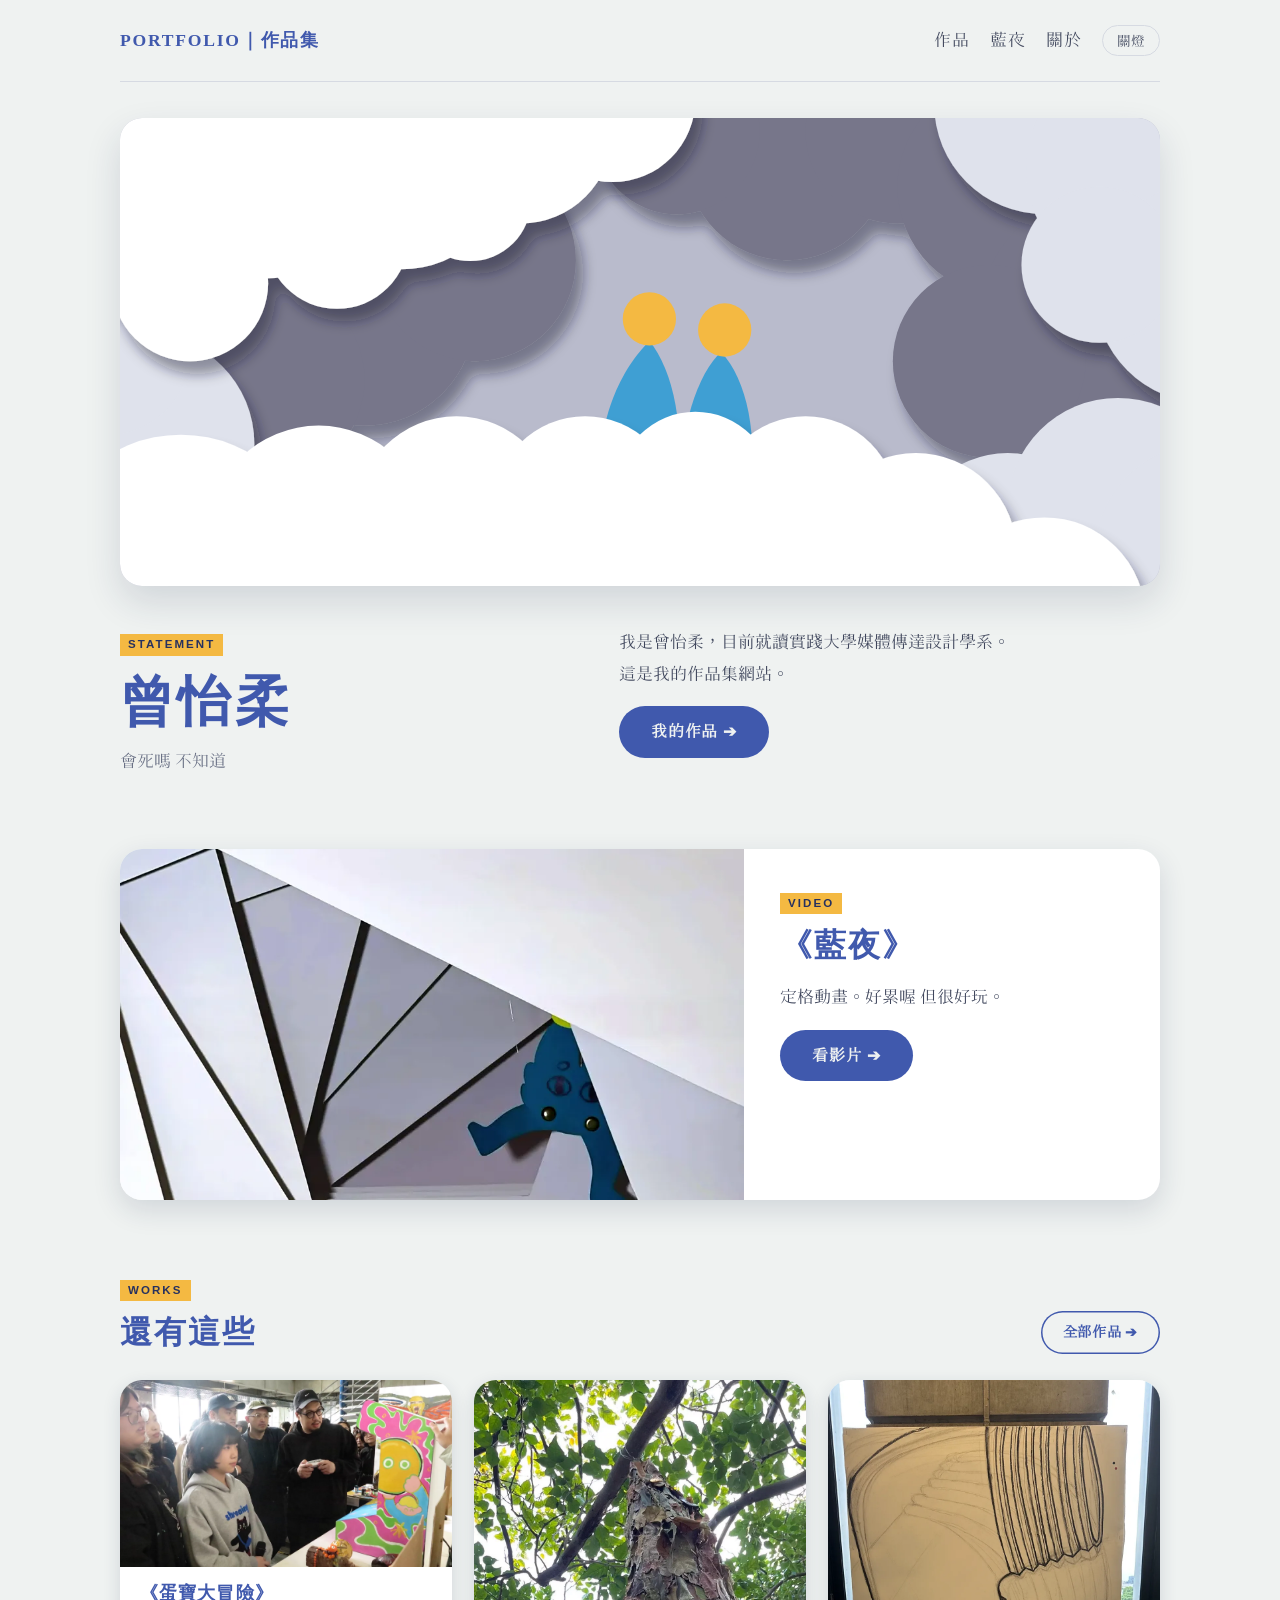
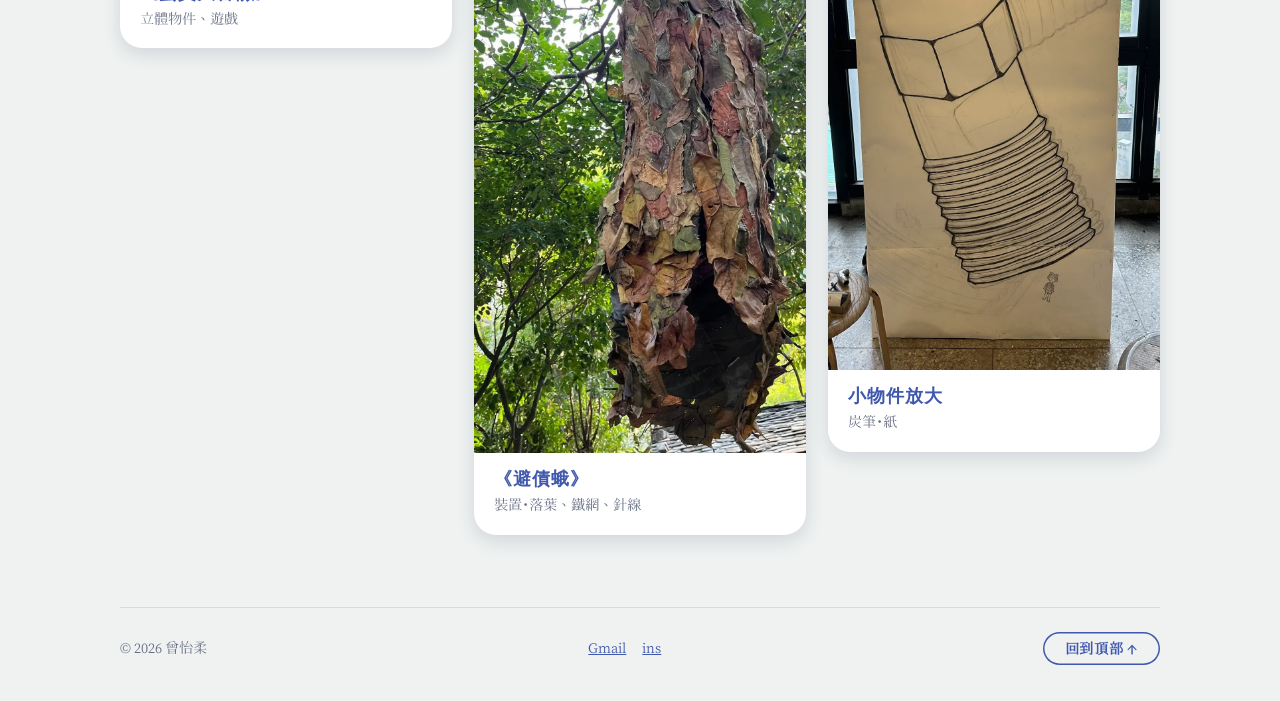
<file: index.html>
<!doctype html>
<html lang="zh-Hant">
  <head>
    <meta charset="UTF-8" />
    <meta name="viewport" content="width=device-width, initial-scale=1" />
    <title>香香軟軟屍體｜曾怡柔作品集</title>
    <meta name="description" content="曾怡柔的作品集，收錄定格動畫《藍夜》、紙雕、裝置與繪畫。" />
    <meta property="og:type" content="website" />
    <meta property="og:title" content="香香軟軟屍體｜曾怡柔作品集" />
    <meta property="og:description" content="定格動畫《藍夜》、紙雕、裝置與繪畫。" />
    <meta property="og:url" content="https://marial1e.github.io/portfolio/" />
    <meta property="og:image" content="https://marial1e.github.io/portfolio/images/still-clouds.webp" />
    <link rel="icon" href="favicon.svg" type="image/svg+xml" />
    <link rel="preconnect" href="https://fonts.googleapis.com" />
    <link rel="preconnect" href="https://fonts.gstatic.com" crossorigin />
    <link href="https://fonts.googleapis.com/css2?family=Cactus+Classical+Serif&family=Chiron+Sung+HK:wght@400;700;900&display=swap" rel="stylesheet" />
    <link rel="stylesheet" href="style.css" />
    <script>try { if (localStorage.getItem("theme") === "night") document.documentElement.dataset.theme = "night"; } catch (e) {}</script>
  </head>
  <body>
    <div class="container">
      <header class="site-header">
        <a class="logo" href="index.html">PORTFOLIO｜作品集</a>
        <nav class="site-nav" aria-label="主要導覽">
          <a href="works.html">作品</a>
          <a href="blue-night.html">藍夜</a>
          <a href="about.html">關於</a>
          <button class="theme-toggle" type="button" data-theme-toggle>關燈</button>
        </nav>
      </header>

      <main>
        <!-- 主視覺：一層一層的紙雕雲，滑鼠移動時會錯開 -->
        <div class="stage" aria-hidden="true">
          <svg viewBox="0 0 1200 600" preserveAspectRatio="xMidYMid slice">
            <defs>
              <filter id="paper-shadow" x="-10%" y="-10%" width="120%" height="130%">
                <feDropShadow dx="8" dy="14" stdDeviation="7" flood-color="#14162a" flood-opacity="0.42" />
              </filter>
            </defs>

            <g class="layer" data-depth="6" fill="var(--shade)" filter="url(#paper-shadow)">
              <circle cx="760" cy="90" r="110" />
              <circle cx="880" cy="60" r="100" />
              <circle cx="640" cy="60" r="90" />
              <circle cx="1000" cy="120" r="120" />
              <circle cx="1100" cy="260" r="130" />
              <circle cx="1180" cy="380" r="120" />
              <circle cx="980" cy="310" r="105" />
              <circle cx="300" cy="260" r="120" />
              <circle cx="420" cy="200" r="110" />
              <circle cx="190" cy="330" r="110" />
            </g>

            <g class="layer" data-depth="12" fill="var(--sheet-2)" filter="url(#paper-shadow)">
              <circle cx="1040" cy="30" r="120" />
              <circle cx="1150" cy="100" r="130" />
              <circle cx="1215" cy="235" r="120" />
              <circle cx="1100" cy="205" r="85" />
              <circle cx="1000" cy="520" r="110" />
              <circle cx="1120" cy="470" r="120" />
              <circle cx="1215" cy="520" r="120" />
              <circle cx="60" cy="400" r="120" />
              <circle cx="20" cy="300" r="90" />
            </g>

            <!-- 《藍夜》的小人 -->
            <g class="layer" data-depth="18">
              <g class="figures">
                <path d="M556 470 C548 372 582 316 610 288 C636 320 650 382 640 470 Z" fill="var(--figure)" />
                <path d="M644 470 C640 382 664 322 688 300 C716 330 730 390 718 470 Z" fill="var(--figure)" />
                <circle cx="610" cy="264" r="29" fill="var(--accent)" />
                <circle cx="692" cy="276" r="29" fill="var(--accent)" />
              </g>
            </g>

            <g class="layer" data-depth="28" fill="var(--sheet)" filter="url(#paper-shadow)">
              <rect x="-60" y="480" width="1060" height="180" />
              <circle cx="100" cy="540" r="150" />
              <circle cx="250" cy="500" r="120" />
              <circle cx="400" cy="480" r="110" />
              <circle cx="540" cy="470" r="100" />
              <circle cx="660" cy="450" r="85" />
              <circle cx="780" cy="470" r="100" />
              <circle cx="900" cy="520" r="110" />
              <circle cx="1040" cy="590" r="110" />
            </g>

            <g class="layer" data-depth="44" fill="var(--sheet)" filter="url(#paper-shadow)">
              <rect x="-60" y="-60" width="640" height="170" />
              <circle cx="40" cy="120" r="130" />
              <circle cx="190" cy="90" r="130" />
              <circle cx="340" cy="90" r="120" />
              <circle cx="470" cy="60" r="100" />
              <circle cx="570" cy="25" r="90" />
              <circle cx="110" cy="225" r="85" />
              <circle cx="270" cy="175" r="78" />
              <circle cx="415" cy="135" r="66" />
            </g>
          </svg>
        </div>

        <div class="intro">
          <div>
            <span class="en-sub">STATEMENT</span>
            <h1>曾怡柔</h1>
            <p class="tagline">會死嗎 不知道</p>
          </div>
          <div>
            <p>
              我是曾怡柔，目前就讀實踐大學媒體傳達設計學系。<br />
              這是我的作品集網站。
            </p>
            <a class="button" href="works.html">我的作品 ➔</a>
          </div>
        </div>

        <section aria-labelledby="film-heading">
          <div class="feature">
            <img src="images/still-folds.webp" width="960" height="540" alt="《藍夜》畫面：藍色紙偶在白色摺紙線條之間" />
            <div class="feature-body">
              <span class="en-sub">VIDEO</span>
              <h2 id="film-heading">《藍夜》</h2>
              <p class="lede">定格動畫。好累喔 但很好玩。</p>
              <a class="button" href="blue-night.html">看影片 ➔</a>
            </div>
          </div>
        </section>

        <section aria-labelledby="works-heading">
          <div class="section-head">
            <div>
              <span class="en-sub">WORKS</span>
              <h2 id="works-heading">還有這些</h2>
            </div>
            <a class="button quiet" href="works.html">全部作品 ➔</a>
          </div>
          <div class="work-grid" id="featured-grid"></div>
        </section>
      </main>

      <footer class="site-footer">
        <p>© 2026 曾怡柔</p>
        <div class="footer-contact">
          <a href="mailto:unaaaaaaari@gmail.com">Gmail</a>
          <a href="https://www.instagram.com/__1.12.2" target="_blank" rel="noopener">ins</a>
        </div>
        <button class="button quiet" type="button" data-to-top>回到頂部 ↑</button>
      </footer>
    </div>

    <script src="works-data.js"></script>
    <script src="script.js"></script>
  </body>
</html>
</file>
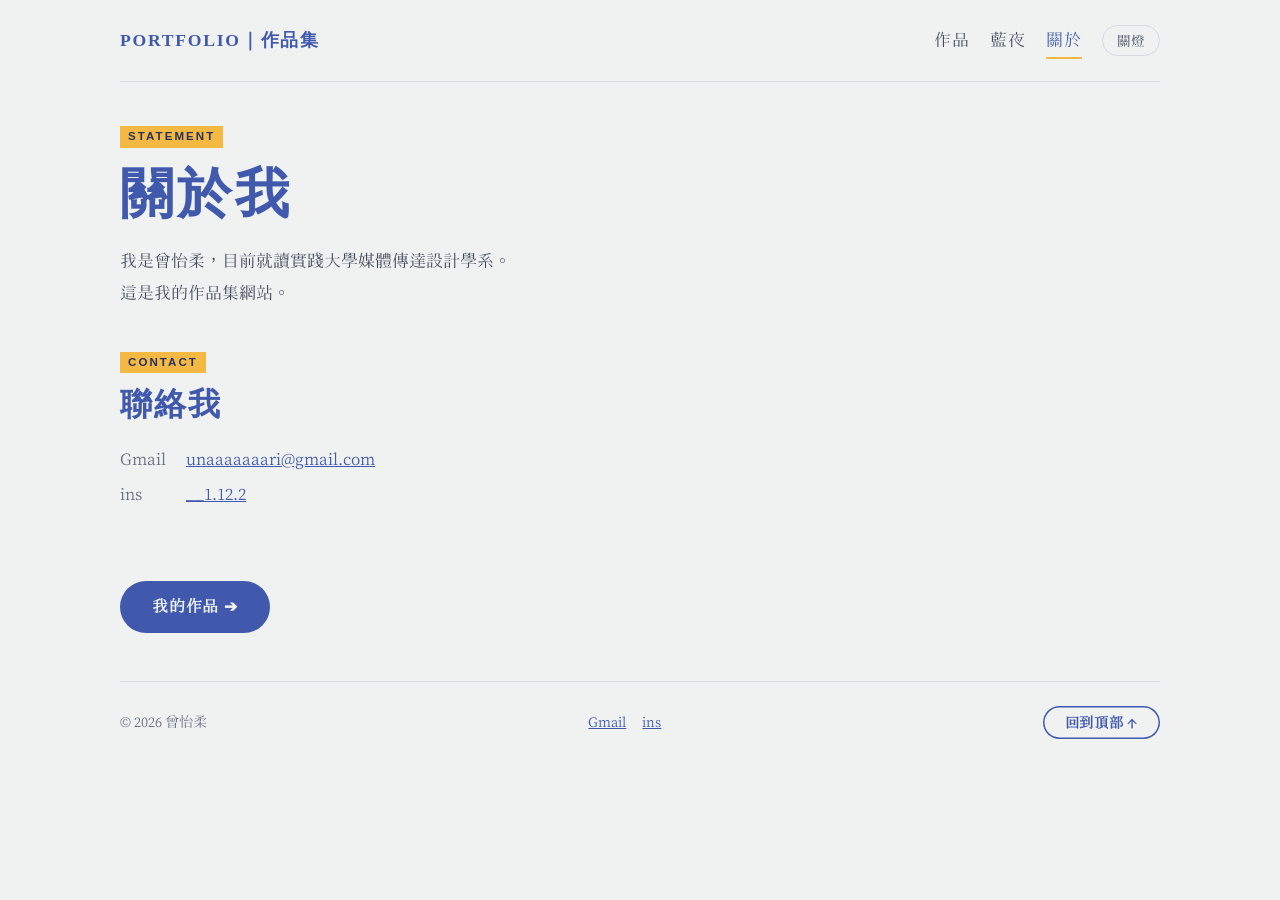
<file: about.html>
<!doctype html>
<html lang="zh-Hant">
  <head>
    <meta charset="UTF-8" />
    <meta name="viewport" content="width=device-width, initial-scale=1" />
    <title>關於我｜香香軟軟屍體</title>
    <meta name="description" content="曾怡柔，就讀實踐大學媒體傳達設計學系。" />
    <link rel="icon" href="favicon.svg" type="image/svg+xml" />
    <link rel="preconnect" href="https://fonts.googleapis.com" />
    <link rel="preconnect" href="https://fonts.gstatic.com" crossorigin />
    <link href="https://fonts.googleapis.com/css2?family=Cactus+Classical+Serif&family=Chiron+Sung+HK:wght@400;700;900&display=swap" rel="stylesheet" />
    <link rel="stylesheet" href="style.css" />
    <script>try { if (localStorage.getItem("theme") === "night") document.documentElement.dataset.theme = "night"; } catch (e) {}</script>
  </head>
  <body>
    <div class="container">
      <header class="site-header">
        <a class="logo" href="index.html">PORTFOLIO｜作品集</a>
        <nav class="site-nav" aria-label="主要導覽">
          <a href="works.html">作品</a>
          <a href="blue-night.html">藍夜</a>
          <a href="about.html" aria-current="page">關於</a>
          <button class="theme-toggle" type="button" data-theme-toggle>關燈</button>
        </nav>
      </header>

      <main>
        <div class="page-head">
          <span class="en-sub">STATEMENT</span>
          <h1>關於我</h1>
          <p class="lede">
            我是曾怡柔，目前就讀實踐大學媒體傳達設計學系。<br />
            這是我的作品集網站。
          </p>
        </div>

        <section aria-labelledby="contact-heading">
          <span class="en-sub">CONTACT</span>
          <h2 id="contact-heading">聯絡我</h2>
          <dl class="contact-list">
            <dt>Gmail</dt>
            <dd><a href="mailto:unaaaaaaari@gmail.com">unaaaaaaari@gmail.com</a></dd>
            <dt>ins</dt>
            <dd><a href="https://www.instagram.com/__1.12.2" target="_blank" rel="noopener">__1.12.2</a></dd>
          </dl>
        </section>

        <a class="button" href="works.html">我的作品 ➔</a>
      </main>

      <footer class="site-footer">
        <p>© 2026 曾怡柔</p>
        <div class="footer-contact">
          <a href="mailto:unaaaaaaari@gmail.com">Gmail</a>
          <a href="https://www.instagram.com/__1.12.2" target="_blank" rel="noopener">ins</a>
        </div>
        <button class="button quiet" type="button" data-to-top>回到頂部 ↑</button>
      </footer>
    </div>

    <script src="script.js"></script>
  </body>
</html>
</file>
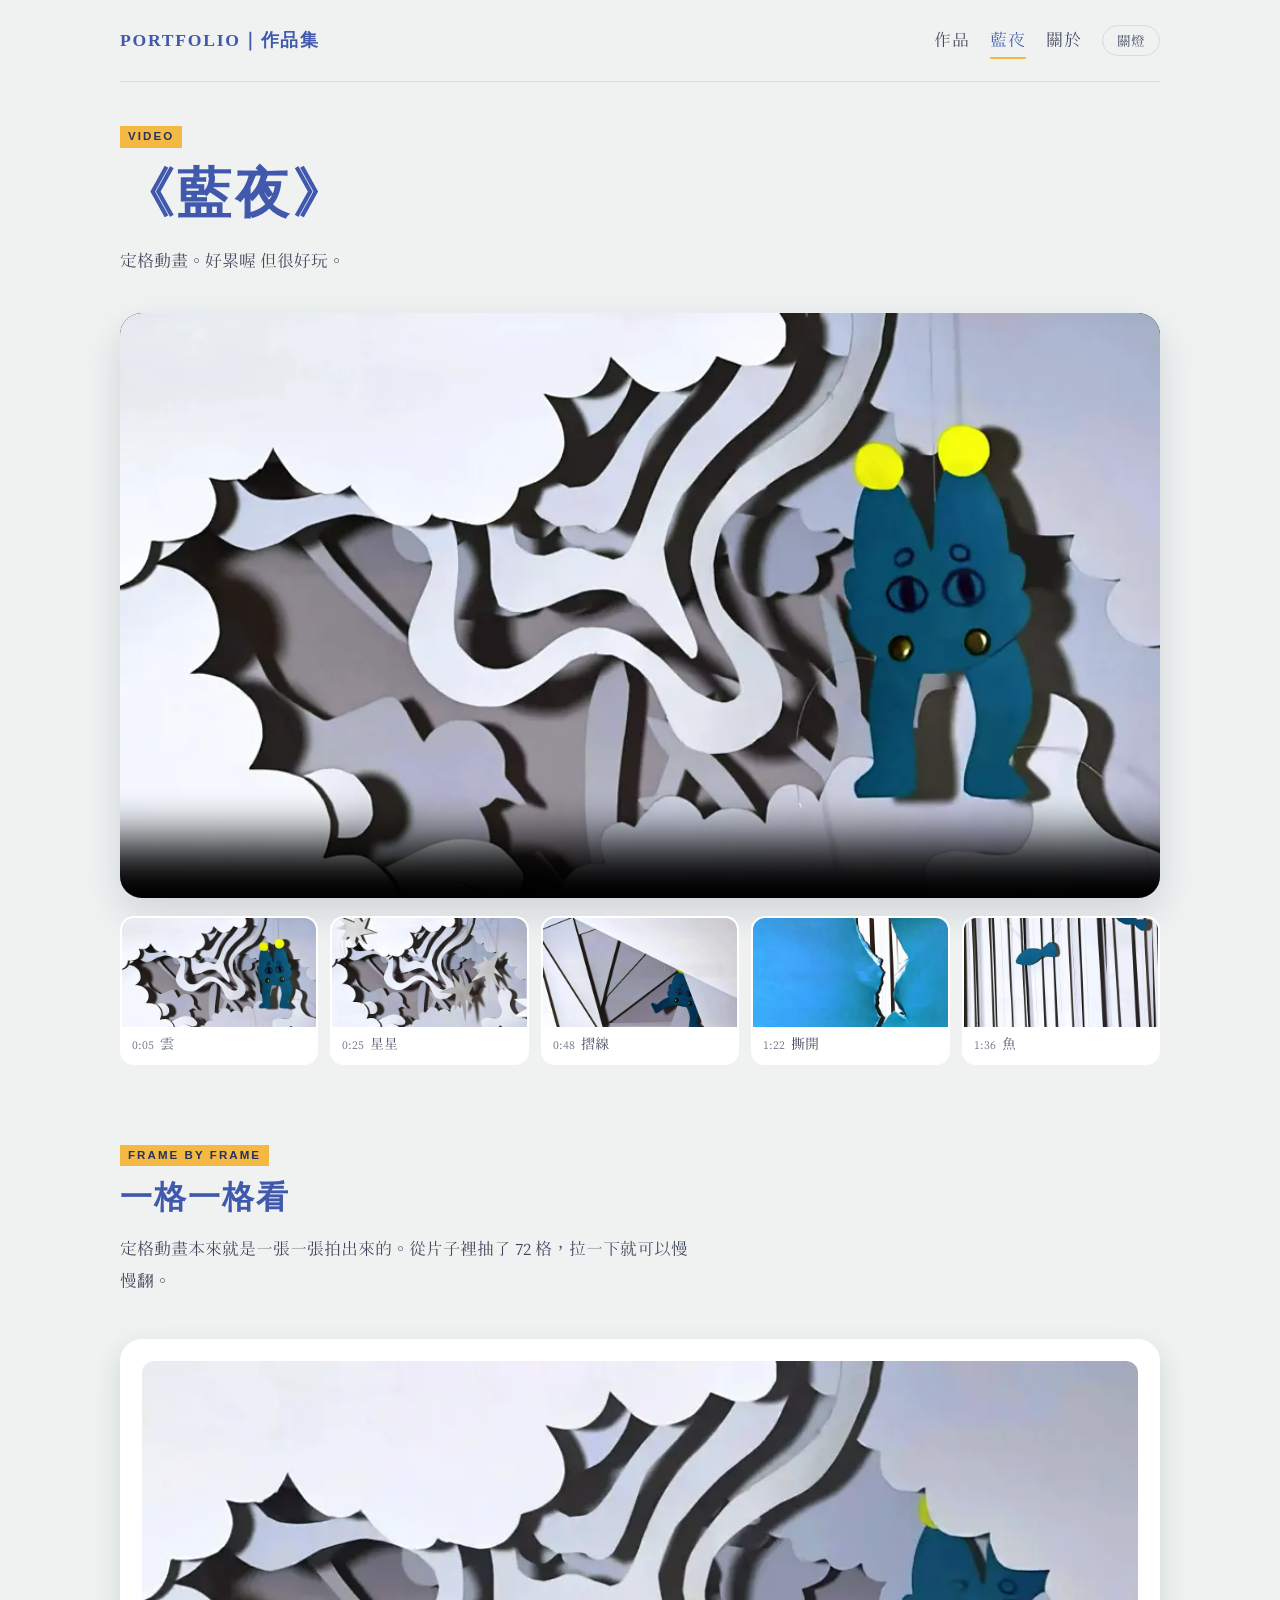
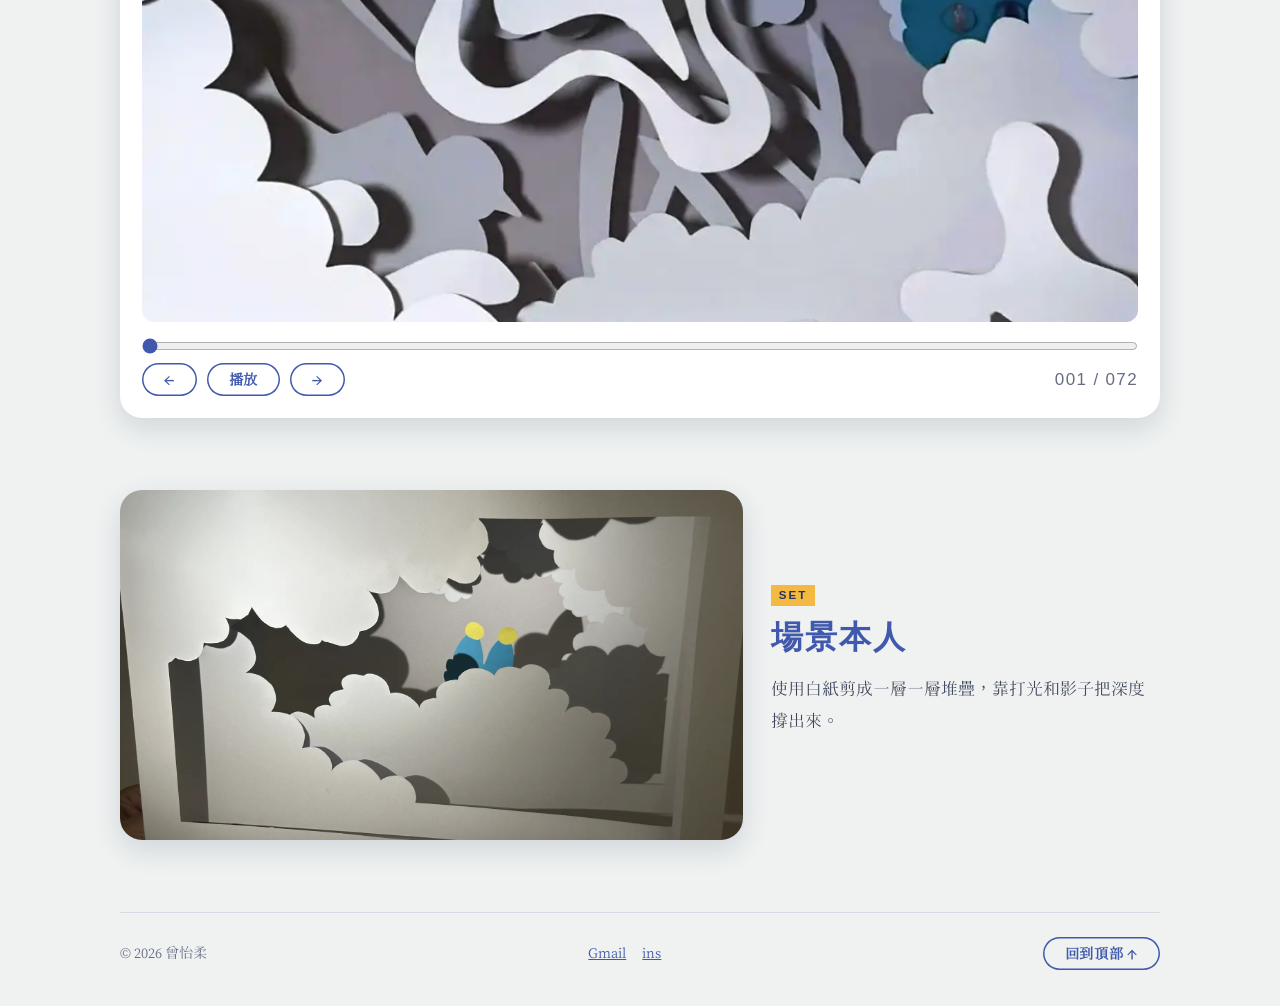
<file: blue-night.html>
<!doctype html>
<html lang="zh-Hant">
  <head>
    <meta charset="UTF-8" />
    <meta name="viewport" content="width=device-width, initial-scale=1" />
    <title>《藍夜》｜香香軟軟屍體</title>
    <meta name="description" content="曾怡柔的定格動畫《藍夜》，可以看完整影片，也可以一格一格看。" />
    <link rel="icon" href="favicon.svg" type="image/svg+xml" />
    <link rel="preconnect" href="https://fonts.googleapis.com" />
    <link rel="preconnect" href="https://fonts.gstatic.com" crossorigin />
    <link href="https://fonts.googleapis.com/css2?family=Cactus+Classical+Serif&family=Chiron+Sung+HK:wght@400;700;900&display=swap" rel="stylesheet" />
    <link rel="stylesheet" href="style.css" />
    <script>try { if (localStorage.getItem("theme") === "night") document.documentElement.dataset.theme = "night"; } catch (e) {}</script>
  </head>
  <body>
    <div class="container">
      <header class="site-header">
        <a class="logo" href="index.html">PORTFOLIO｜作品集</a>
        <nav class="site-nav" aria-label="主要導覽">
          <a href="works.html">作品</a>
          <a href="blue-night.html" aria-current="page">藍夜</a>
          <a href="about.html">關於</a>
          <button class="theme-toggle" type="button" data-theme-toggle>關燈</button>
        </nav>
      </header>

      <main>
        <div class="page-head">
          <span class="en-sub">VIDEO</span>
          <h1>《藍夜》</h1>
          <p class="lede">定格動畫。好累喔 但很好玩。</p>
        </div>

        <section aria-label="影片">
          <video class="film" id="film" src="video/blue-night.mp4" poster="images/still-clouds.webp" width="1920" height="1080" controls preload="metadata" playsinline>
            您的瀏覽器不支援 HTML5 影片播放。
          </video>

          <div class="chapters" aria-label="影片段落">
            <button class="chapter" type="button" data-time="5">
              <img src="images/still-clouds.webp" width="960" height="540" alt="" loading="lazy" />
              <span><small>0:05</small>雲</span>
            </button>
            <button class="chapter" type="button" data-time="25">
              <img src="images/still-stars.webp" width="960" height="540" alt="" loading="lazy" />
              <span><small>0:25</small>星星</span>
            </button>
            <button class="chapter" type="button" data-time="48">
              <img src="images/still-folds.webp" width="960" height="540" alt="" loading="lazy" />
              <span><small>0:48</small>摺線</span>
            </button>
            <button class="chapter" type="button" data-time="82">
              <img src="images/still-tear.webp" width="960" height="540" alt="" loading="lazy" />
              <span><small>1:22</small>撕開</span>
            </button>
            <button class="chapter" type="button" data-time="96">
              <img src="images/still-fish.webp" width="960" height="540" alt="" loading="lazy" />
              <span><small>1:36</small>魚</span>
            </button>
          </div>
        </section>

        <section aria-labelledby="frames-heading">
          <div class="section-head">
            <div>
              <span class="en-sub">FRAME BY FRAME</span>
              <h2 id="frames-heading">一格一格看</h2>
              <p class="lede">定格動畫本來就是一張一張拍出來的。從片子裡抽了 72 格，拉一下就可以慢慢翻。</p>
            </div>
          </div>
          <div class="scrubber">
            <img id="frame-image" src="images/frames/001.webp" width="960" height="540" alt="《藍夜》第 1 格" />
            <input id="frame-slider" type="range" min="1" max="72" value="1" step="1" aria-label="選擇第幾格" />
            <div class="scrubber-controls">
              <button class="button quiet" type="button" id="frame-prev" aria-label="上一格">←</button>
              <button class="button quiet" type="button" id="frame-play">播放</button>
              <button class="button quiet" type="button" id="frame-next" aria-label="下一格">→</button>
              <span class="frame-count" id="frame-count" aria-live="off">001 / 072</span>
            </div>
          </div>
        </section>

        <section aria-labelledby="set-heading">
          <div class="set-photo">
            <img src="images/clouds.webp" width="1800" height="1012" alt="層層白紙剪成的雲，中間露出兩個黃頭藍身的小人" loading="lazy" />
            <div>
              <span class="en-sub">SET</span>
              <h2 id="set-heading">場景本人</h2>
              <p class="lede">使用白紙剪成一層一層堆疊，靠打光和影子把深度撐出來。</p>
            </div>
          </div>
        </section>
      </main>

      <footer class="site-footer">
        <p>© 2026 曾怡柔</p>
        <div class="footer-contact">
          <a href="mailto:unaaaaaaari@gmail.com">Gmail</a>
          <a href="https://www.instagram.com/__1.12.2" target="_blank" rel="noopener">ins</a>
        </div>
        <button class="button quiet" type="button" data-to-top>回到頂部 ↑</button>
      </footer>
    </div>

    <script src="script.js"></script>
  </body>
</html>
</file>
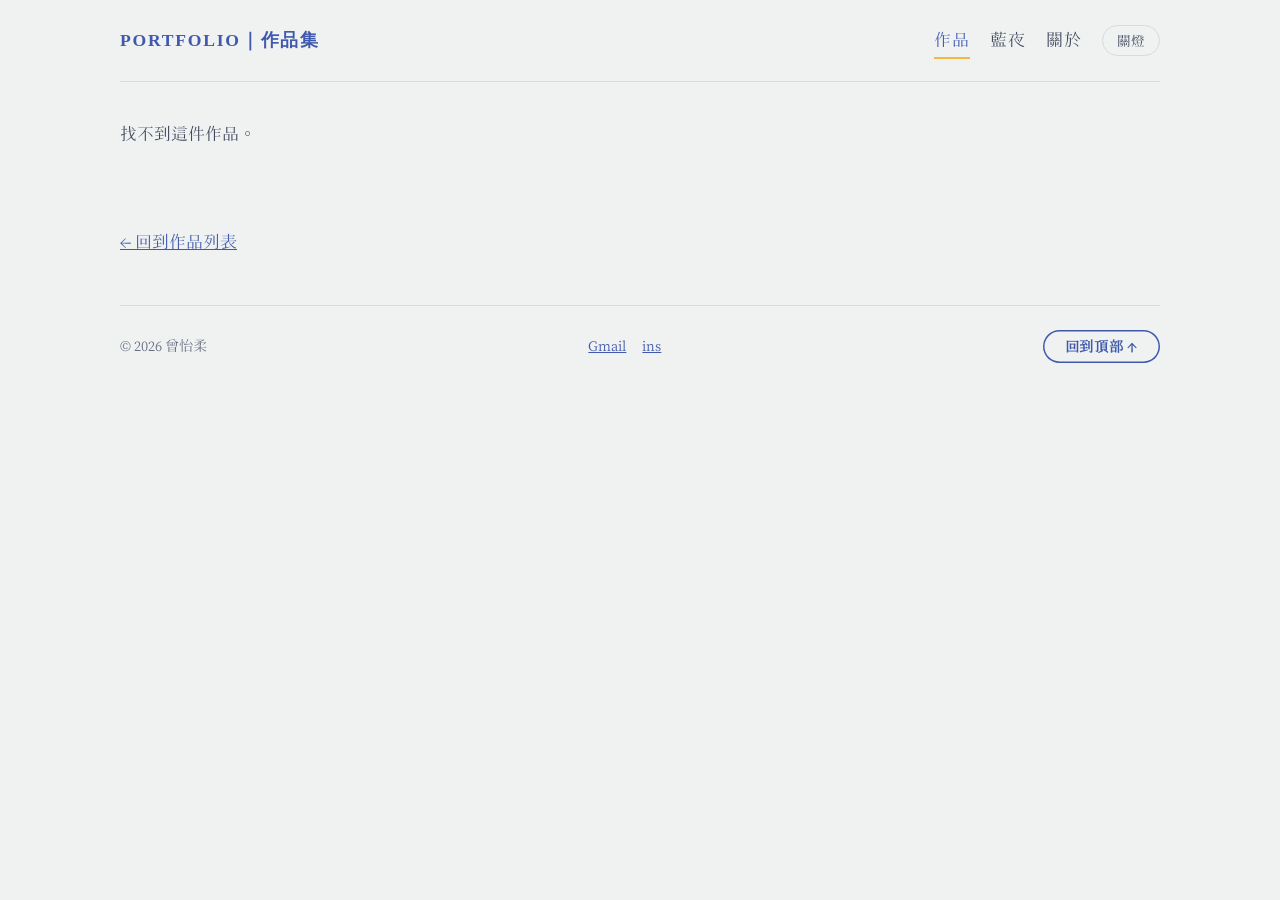
<file: work.html>
<!doctype html>
<html lang="zh-Hant">
  <head>
    <meta charset="UTF-8" />
    <meta name="viewport" content="width=device-width, initial-scale=1" />
    <title>作品｜香香軟軟屍體</title>
    <link rel="icon" href="favicon.svg" type="image/svg+xml" />
    <link rel="preconnect" href="https://fonts.googleapis.com" />
    <link rel="preconnect" href="https://fonts.gstatic.com" crossorigin />
    <link href="https://fonts.googleapis.com/css2?family=Cactus+Classical+Serif&family=Chiron+Sung+HK:wght@400;700;900&display=swap" rel="stylesheet" />
    <link rel="stylesheet" href="style.css" />
    <script>try { if (localStorage.getItem("theme") === "night") document.documentElement.dataset.theme = "night"; } catch (e) {}</script>
  </head>
  <body>
    <div class="container">
      <header class="site-header">
        <a class="logo" href="index.html">PORTFOLIO｜作品集</a>
        <nav class="site-nav" aria-label="主要導覽">
          <a href="works.html" aria-current="page">作品</a>
          <a href="blue-night.html">藍夜</a>
          <a href="about.html">關於</a>
          <button class="theme-toggle" type="button" data-theme-toggle>關燈</button>
        </nav>
      </header>

      <main>
        <!-- 內容由 script.js 依網址的 ?id= 從 works-data.js 帶入 -->
        <article class="work-detail" id="work-detail"></article>
        <nav class="pager" id="work-pager" aria-label="上一件與下一件作品"></nav>
        <p style="margin-top: 28px"><a href="works.html">← 回到作品列表</a></p>
        <noscript><p>這一頁需要開啟 JavaScript 才能顯示作品。</p></noscript>
      </main>

      <footer class="site-footer">
        <p>© 2026 曾怡柔</p>
        <div class="footer-contact">
          <a href="mailto:unaaaaaaari@gmail.com">Gmail</a>
          <a href="https://www.instagram.com/__1.12.2" target="_blank" rel="noopener">ins</a>
        </div>
        <button class="button quiet" type="button" data-to-top>回到頂部 ↑</button>
      </footer>
    </div>

    <script src="works-data.js"></script>
    <script src="script.js"></script>
  </body>
</html>
</file>
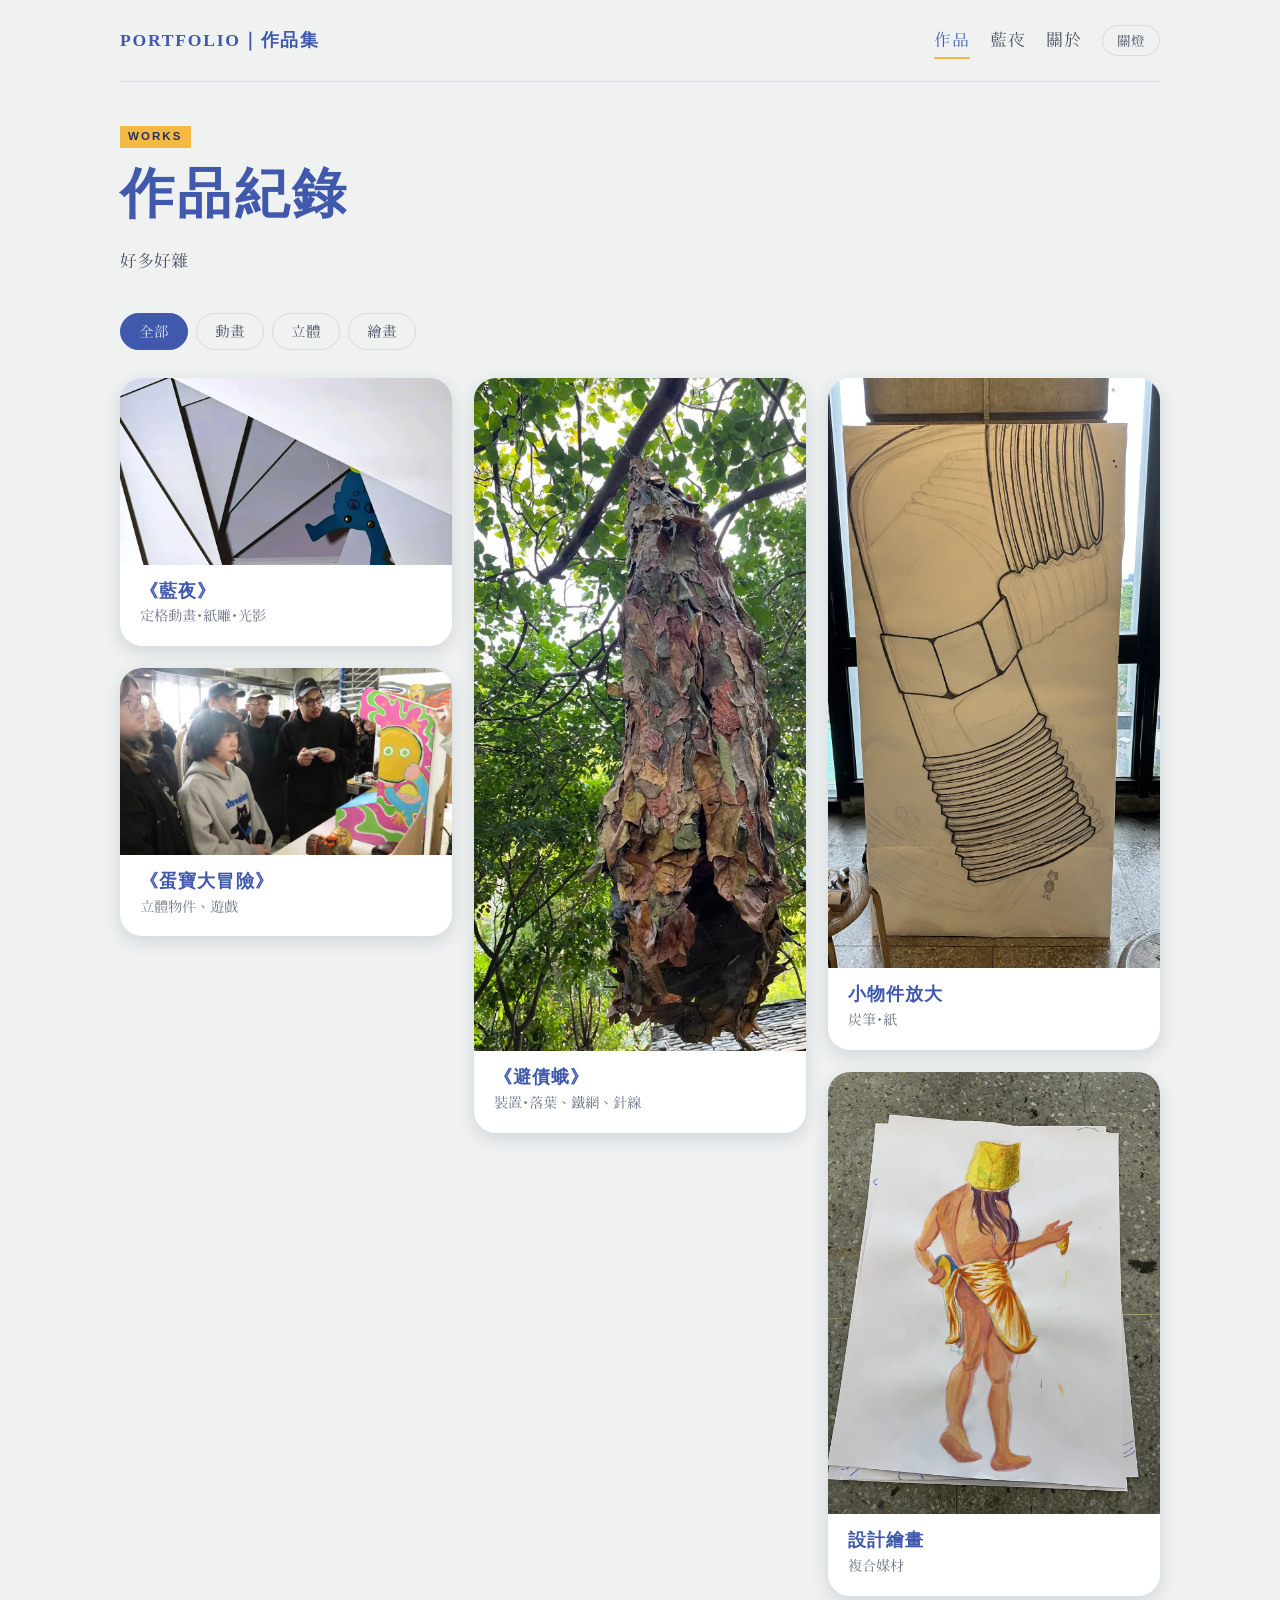
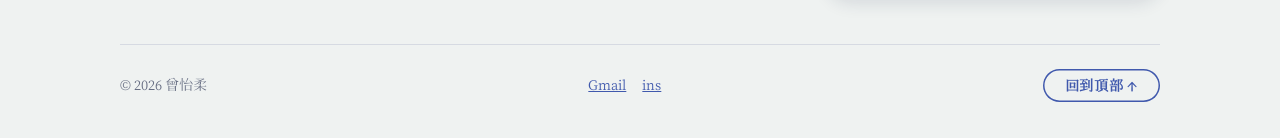
<file: works.html>
<!doctype html>
<html lang="zh-Hant">
  <head>
    <meta charset="UTF-8" />
    <meta name="viewport" content="width=device-width, initial-scale=1" />
    <title>作品｜香香軟軟屍體</title>
    <meta name="description" content="曾怡柔的作品紀錄：定格動畫、紙雕、裝置與繪畫。" />
    <link rel="icon" href="favicon.svg" type="image/svg+xml" />
    <link rel="preconnect" href="https://fonts.googleapis.com" />
    <link rel="preconnect" href="https://fonts.gstatic.com" crossorigin />
    <link href="https://fonts.googleapis.com/css2?family=Cactus+Classical+Serif&family=Chiron+Sung+HK:wght@400;700;900&display=swap" rel="stylesheet" />
    <link rel="stylesheet" href="style.css" />
    <script>try { if (localStorage.getItem("theme") === "night") document.documentElement.dataset.theme = "night"; } catch (e) {}</script>
  </head>
  <body>
    <div class="container">
      <header class="site-header">
        <a class="logo" href="index.html">PORTFOLIO｜作品集</a>
        <nav class="site-nav" aria-label="主要導覽">
          <a href="works.html" aria-current="page">作品</a>
          <a href="blue-night.html">藍夜</a>
          <a href="about.html">關於</a>
          <button class="theme-toggle" type="button" data-theme-toggle>關燈</button>
        </nav>
      </header>

      <main>
        <div class="page-head">
          <span class="en-sub">WORKS</span>
          <h1>作品紀錄</h1>
          <p class="lede">好多好雜</p>
        </div>

        <div class="filters" id="work-filters" role="group" aria-label="依分類篩選"></div>
        <div class="work-grid" id="work-grid"></div>
        <noscript><p>這一頁需要開啟 JavaScript 才能顯示作品。</p></noscript>
      </main>

      <footer class="site-footer">
        <p>© 2026 曾怡柔</p>
        <div class="footer-contact">
          <a href="mailto:unaaaaaaari@gmail.com">Gmail</a>
          <a href="https://www.instagram.com/__1.12.2" target="_blank" rel="noopener">ins</a>
        </div>
        <button class="button quiet" type="button" data-to-top>回到頂部 ↑</button>
      </footer>
    </div>

    <script src="works-data.js"></script>
    <script src="script.js"></script>
  </body>
</html>
</file>
<file: style.css>
/* ==========================================================
   香香軟軟屍體｜曾怡柔作品集
   所有頁面共用這一份樣式。要改配色，只要改下面的變數。
   ========================================================== */

:root {
  --paper: #eff2f1; /* 頁面底色 */
  --sheet: #ffffff; /* 卡片、白紙 */
  --sheet-2: #dfe2ec; /* 後層的紙 */
  --hole: #b9bbcc; /* 紙雕鏤空處 */
  --shade: #77768a; /* 最深的一層紙 */
  --ink: #4059ad; /* 主色：藍 */
  --accent: #f4b942; /* 點綴：黃 */
  --on-accent: #26315f; /* 黃底上的字 */
  --figure: #3f9fd3; /* 小人身體 */
  --text: #3f465c;
  --muted: #666d82;
  --line: #d6dae2;
  --shadow: rgba(30, 40, 80, 0.14);
  --radius: 22px;
  --font-body: "Cactus Classical Serif", "Noto Serif TC", "Microsoft JhengHei", serif;
  --font-display: "Chiron Sung HK", "Noto Serif TC", "Microsoft JhengHei", serif;
}

/* 藍夜模式：把頁面關燈 */
:root[data-theme="night"] {
  --paper: #131b3a;
  --sheet: #1c2650;
  --sheet-2: #26326a;
  --hole: #0f1630;
  --shade: #0a0f24;
  --ink: #f4b942;
  --accent: #f4b942;
  --on-accent: #1b2448;
  --figure: #4fb2e6;
  --text: #dce1f0;
  --muted: #a7afcb;
  --line: #303c72;
  --shadow: rgba(0, 0, 0, 0.42);
}

* {
  box-sizing: border-box;
}

html {
  scroll-behavior: smooth;
  -webkit-text-size-adjust: 100%;
}

body {
  margin: 0;
  background-color: var(--paper);
  color: var(--text);
  font-family: var(--font-body);
  font-size: 17px;
  line-height: 1.85;
  transition: background-color 0.3s ease, color 0.3s ease;
}

img,
video {
  display: block;
  max-width: 100%;
  height: auto;
}

a {
  color: var(--ink);
}

:focus-visible {
  outline: 3px solid var(--accent);
  outline-offset: 3px;
  border-radius: 6px;
}

.container {
  max-width: 1080px;
  margin: 0 auto;
  padding: 0 20px;
}

/* ---------- 文字 ---------- */

h1,
h2,
h3 {
  font-family: var(--font-display);
  color: var(--ink);
  letter-spacing: 0.06em;
  line-height: 1.35;
  margin: 0;
}

h1 {
  font-size: clamp(2.2rem, 6vw, 3.4rem);
  font-weight: 900;
}

h2 {
  font-size: clamp(1.5rem, 3.4vw, 2rem);
  font-weight: 700;
}

h3 {
  font-size: 1.15rem;
  font-weight: 700;
}

p {
  margin: 0 0 1em;
}

.en-sub {
  display: inline-block;
  margin-bottom: 10px;
  padding: 0 8px;
  background: var(--accent);
  color: var(--on-accent);
  font-family: Arial, sans-serif;
  font-size: 0.72rem;
  font-weight: 700;
  letter-spacing: 0.18em;
}

.lede {
  max-width: 34em;
  margin-top: 14px;
}

.muted {
  color: var(--muted);
}

/* ---------- 頁首 ---------- */

.site-header {
  display: flex;
  flex-wrap: wrap;
  align-items: center;
  justify-content: space-between;
  gap: 8px 24px;
  padding: 22px 0;
  border-bottom: 1px solid var(--line);
  margin-bottom: 36px;
}

.logo {
  font-family: var(--font-display);
  font-size: 1.1rem;
  font-weight: 900;
  letter-spacing: 0.1em;
  color: var(--ink);
  text-decoration: none;
}

.site-nav {
  display: flex;
  align-items: center;
  flex-wrap: wrap;
  gap: 4px 20px;
}

.site-nav a {
  padding: 2px 0;
  color: var(--text);
  text-decoration: none;
  letter-spacing: 0.06em;
  border-bottom: 2px solid transparent;
}

.site-nav a:hover,
.site-nav a[aria-current="page"] {
  color: var(--ink);
  border-bottom-color: var(--accent);
}

.theme-toggle {
  padding: 2px 14px;
  border: 1px solid var(--line);
  border-radius: 50px;
  background: none;
  color: var(--text);
  font: inherit;
  font-size: 0.85rem;
  cursor: pointer;
}

.theme-toggle:hover {
  border-color: var(--ink);
  color: var(--ink);
}

/* ---------- 按鈕 ---------- */

.button {
  display: inline-block;
  padding: 11px 32px;
  border: none;
  border-radius: 50px;
  background-color: var(--ink);
  color: var(--paper);
  font-family: inherit;
  font-size: 1rem;
  font-weight: 700;
  letter-spacing: 0.05em;
  text-decoration: none;
  cursor: pointer;
  transition: background-color 0.2s ease, color 0.2s ease, transform 0.2s ease, box-shadow 0.2s ease;
}

.button:hover {
  background-color: var(--accent);
  color: var(--on-accent);
  transform: translateY(-3px);
  box-shadow: 0 8px 18px var(--shadow);
}

.button.quiet {
  padding: 8px 22px;
  background: none;
  color: var(--ink);
  box-shadow: inset 0 0 0 1.5px var(--ink);
  font-size: 0.9rem;
}

.button.quiet:hover {
  background-color: var(--accent);
  color: var(--on-accent);
  box-shadow: inset 0 0 0 1.5px var(--accent), 0 8px 18px var(--shadow);
}

/* ---------- 首頁：紙雕主視覺 ---------- */

.stage {
  position: relative;
  height: clamp(250px, 52vh, 520px);
  overflow: hidden;
  border-radius: var(--radius);
  background: var(--hole);
  box-shadow: 0 16px 36px var(--shadow);
}

.stage svg {
  position: absolute;
  inset: -3%;
  width: 106%;
  height: 106%;
}

.stage .layer {
  transition: transform 0.25s ease-out;
}

/* 小人用定格動畫的節奏抖動：一格一格，不是滑順的 */
.figures {
  animation: stop-motion 1.6s steps(1) infinite;
  transform-origin: 650px 430px;
}

@keyframes stop-motion {
  0% { transform: translateY(0) rotate(0deg); }
  25% { transform: translateY(-6px) rotate(-1.5deg); }
  50% { transform: translateY(-2px) rotate(1deg); }
  75% { transform: translateY(-8px) rotate(1.5deg); }
}

.intro {
  display: grid;
  grid-template-columns: 1fr 1.2fr;
  gap: 16px 48px;
  align-items: start;
  margin: 40px 0 72px;
}

.intro .tagline {
  margin: 6px 0 0;
  color: var(--muted);
}

/* ---------- 區塊 ---------- */

section {
  margin-bottom: 72px;
}

.section-head {
  display: flex;
  flex-wrap: wrap;
  align-items: flex-end;
  justify-content: space-between;
  gap: 12px 24px;
  margin-bottom: 26px;
}

.page-head {
  margin-bottom: 36px;
}

.feature {
  display: grid;
  grid-template-columns: 1.5fr 1fr;
  overflow: hidden;
  border-radius: var(--radius);
  background: var(--sheet);
  box-shadow: 0 10px 28px var(--shadow);
}

.feature img {
  width: 100%;
  height: 100%;
  object-fit: cover;
}

.feature-body {
  padding: 36px;
}

/* ---------- 作品卡片 ---------- */

.filters {
  display: flex;
  flex-wrap: wrap;
  gap: 8px;
  margin-bottom: 28px;
}

.filter {
  padding: 4px 18px;
  border: 1px solid var(--line);
  border-radius: 50px;
  background: none;
  color: var(--text);
  font: inherit;
  font-size: 0.92rem;
  cursor: pointer;
}

.filter:hover {
  border-color: var(--ink);
}

.filter[aria-pressed="true"] {
  border-color: var(--ink);
  background: var(--ink);
  color: var(--paper);
}

/* 瀑布流：直幅作品不會被裁切 */
.work-grid {
  columns: 3 280px;
  column-gap: 22px;
}

.work-card {
  display: block;
  break-inside: avoid;
  margin-bottom: 22px;
  overflow: hidden;
  border-radius: var(--radius);
  background: var(--sheet);
  color: inherit;
  text-decoration: none;
  box-shadow: 0 6px 18px var(--shadow);
  transition: transform 0.2s ease, box-shadow 0.2s ease;
}

.work-card:hover {
  transform: translateY(-5px) rotate(-0.4deg);
  box-shadow: 0 16px 30px var(--shadow);
}

.work-card img {
  width: 100%;
}

.work-card-body {
  padding: 14px 20px 16px;
}

.work-card-body p {
  margin: 0;
  color: var(--muted);
  font-size: 0.9rem;
}

/* ---------- 單件作品頁 ---------- */

.work-detail {
  display: grid;
  grid-template-columns: minmax(0, 1.5fr) minmax(0, 1fr);
  gap: 40px;
  align-items: start;
}

.work-detail > img {
  width: 100%;
  border-radius: var(--radius);
  box-shadow: 0 10px 28px var(--shadow);
}

.work-info {
  position: sticky;
  top: 28px;
}

.work-meta {
  margin: 18px 0;
  padding: 12px 0;
  border-top: 1px solid var(--line);
  border-bottom: 1px solid var(--line);
  color: var(--muted);
  font-size: 0.92rem;
}

.pager {
  display: flex;
  flex-wrap: wrap;
  justify-content: space-between;
  gap: 12px;
  margin-top: 48px;
}

/* ---------- 《藍夜》頁 ---------- */

.film {
  width: 100%;
  border-radius: var(--radius);
  background: #000;
  box-shadow: 0 16px 36px var(--shadow);
}

.chapters {
  display: grid;
  grid-template-columns: repeat(5, minmax(0, 1fr));
  gap: 12px;
  margin-top: 18px;
}

.chapter {
  display: block;
  padding: 0;
  border: 2px solid transparent;
  border-radius: 14px;
  overflow: hidden;
  background: var(--sheet);
  color: var(--text);
  font: inherit;
  font-size: 0.88rem;
  text-align: left;
  cursor: pointer;
}

.chapter img {
  width: 100%;
  aspect-ratio: 16 / 9;
  object-fit: cover;
}

.chapter span {
  display: block;
  padding: 4px 10px 6px;
}

.chapter small {
  color: var(--muted);
  margin-right: 6px;
}

.chapter:hover,
.chapter.is-current {
  border-color: var(--accent);
}

.scrubber {
  padding: 22px;
  border-radius: var(--radius);
  background: var(--sheet);
  box-shadow: 0 10px 28px var(--shadow);
}

.scrubber img {
  width: 100%;
  aspect-ratio: 16 / 9;
  border-radius: 12px;
  background: var(--sheet-2);
}

.scrubber input[type="range"] {
  width: 100%;
  margin: 16px 0 8px;
  accent-color: var(--ink);
}

.scrubber-controls {
  display: flex;
  flex-wrap: wrap;
  align-items: center;
  gap: 10px;
}

.frame-count {
  margin-left: auto;
  color: var(--muted);
  font-family: Arial, sans-serif;
  font-variant-numeric: tabular-nums;
  letter-spacing: 0.08em;
}

.set-photo {
  display: grid;
  grid-template-columns: 1.6fr 1fr;
  gap: 28px;
  align-items: center;
}

.set-photo img {
  width: 100%;
  border-radius: var(--radius);
  box-shadow: 0 10px 28px var(--shadow);
}

/* ---------- 關於 ---------- */

.contact-list {
  display: grid;
  grid-template-columns: max-content 1fr;
  gap: 4px 20px;
  margin: 16px 0 0;
}

.contact-list dt {
  color: var(--muted);
}

.contact-list dd {
  margin: 0;
  overflow-wrap: anywhere;
}

/* ---------- 404 ---------- */

.not-found {
  padding: 8vh 0;
  text-align: center;
}

/* ---------- 頁尾 ---------- */

.site-footer {
  display: flex;
  flex-wrap: wrap;
  align-items: center;
  justify-content: space-between;
  gap: 12px;
  margin-top: 48px;
  padding: 24px 0 36px;
  border-top: 1px solid var(--line);
  color: var(--muted);
  font-size: 0.9rem;
}

.site-footer p {
  margin: 0;
}

.footer-contact {
  display: flex;
  flex-wrap: wrap;
  gap: 4px 16px;
}

/* ---------- 手機與平板 ---------- */

@media (max-width: 800px) {
  .stage {
    height: 270px;
  }

  .intro,
  .feature,
  .work-detail,
  .set-photo {
    grid-template-columns: 1fr;
  }

  .work-info {
    position: static;
  }

  .feature-body {
    padding: 24px;
  }

  .chapters {
    display: flex;
    overflow-x: auto;
    padding-bottom: 6px;
    scroll-snap-type: x mandatory;
  }

  .chapter {
    flex: 0 0 46%;
    scroll-snap-align: start;
  }

  .scrubber {
    padding: 14px;
  }
}

/* 使用者設定減少動態時，就讓小人休息 */
@media (prefers-reduced-motion: reduce) {
  html {
    scroll-behavior: auto;
  }

  .figures {
    animation: none;
  }

  .stage .layer,
  .work-card,
  .button {
    transition: none;
  }
}
</file>
